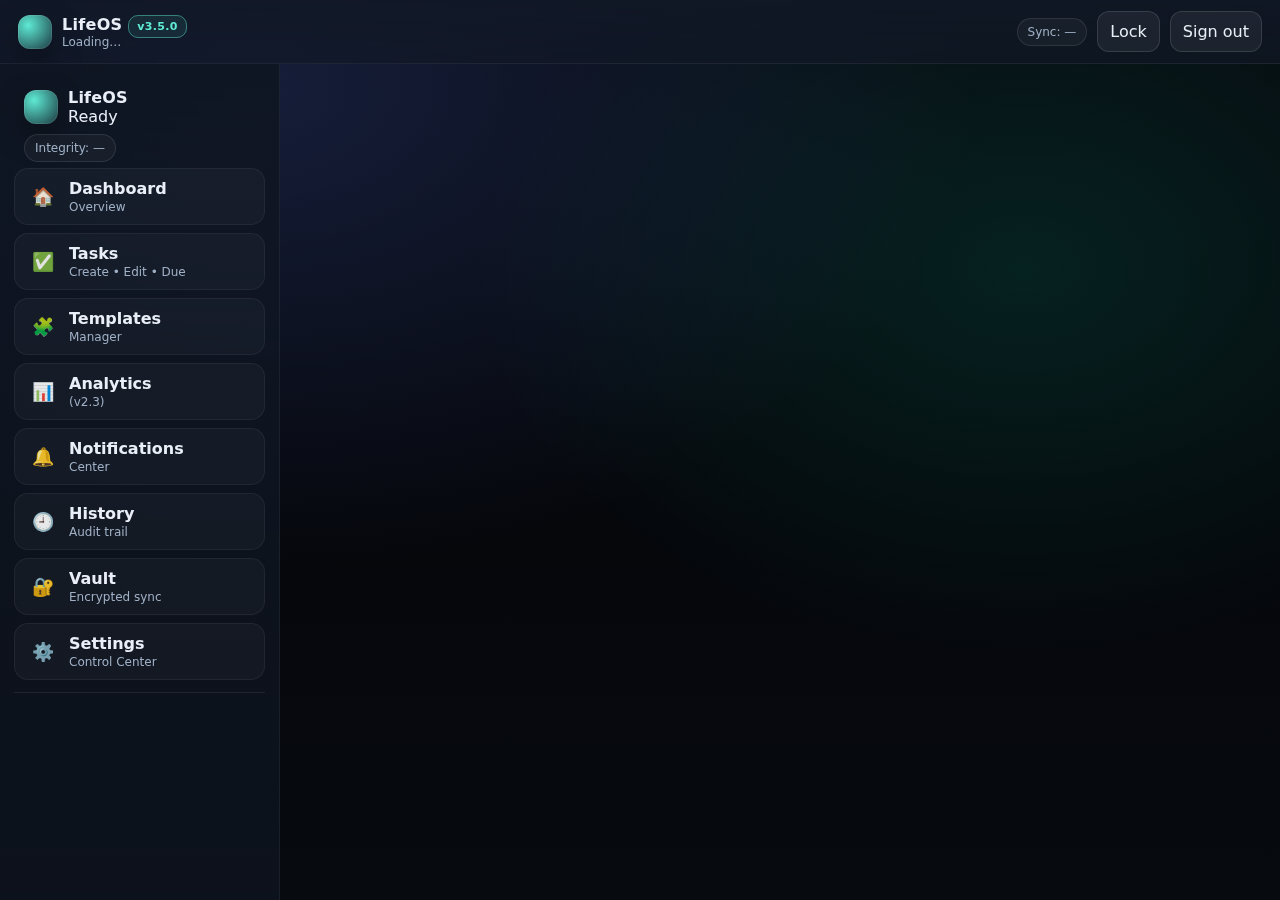
<file: index.html>
<!doctype html>
<html lang="uz">
<head>
  <meta charset="utf-8" />
  <meta name="viewport" content="width=device-width, initial-scale=1" />
  <meta name="theme-color" content="#0b0f14" />
  <title>LifeOS v3.5.0</title>
  <link rel="manifest" href="./manifest.json" />
  <link rel="stylesheet" href="./styles/app.css" />
</head>
<body class="wallpaper">
  <div class="topbar">
    <div class="brand">
      <div class="logo"></div>
      <div>
        <div class="title">LifeOS <span class="badge" id="verBadge">v3.5.0</span></div>
        <div class="sub" id="statusLine">Loading…</div>
      </div>
    </div>
    <div class="row">
      <span class="pill" id="syncPill">Sync: —</span>
      <button class="btn" id="btnLock" title="Lock">Lock</button>
      <button class="btn" id="btnSignOut" title="Sign out">Sign out</button>
    </div>
  </div>

  <div class="shell">
    <aside class="sidebar">
      <div class="sidehead">
        <div class="sidebrand">
          <div class="logo"></div>
          <div class="sidebrandText">
            <div class="title">LifeOS</div>
            <div class="sub" id="sideStatus">Ready</div>
          </div>
        </div>
        <div class="sidebadges">
          <span class="pill" id="integrityPill">Integrity: —</span>
          <span class="pill" id="restrictedPill" style="display:none">RESTRICTED</span>
        </div>
      </div>
      <div class="nav">
        <button class="navbtn" data-route="home"><span class="navicon">🏠</span><span class="navtext">Dashboard</span><span class="navmeta">Overview</span></button>
        <button class="navbtn" data-route="tasks"><span class="navicon">✅</span><span class="navtext">Tasks</span><span class="navmeta">Create • Edit • Due</span></button>
        <button class="navbtn" data-route="templates"><span class="navicon">🧩</span><span class="navtext">Templates</span><span class="navmeta">Manager</span></button>
        <button class="navbtn" data-route="analytics"><span class="navicon">📊</span><span class="navtext">Analytics</span><span class="navmeta">(v2.3)</span></button>
        <button class="navbtn" data-route="notifications"><span class="navicon">🔔</span><span class="navtext">Notifications</span><span class="navmeta">Center</span></button>
        <button class="navbtn" data-route="timeline"><span class="navicon">🕘</span><span class="navtext">History</span><span class="navmeta">Audit trail</span></button>
        <button class="navbtn" data-route="vault"><span class="navicon">🔐</span><span class="navtext">Vault</span><span class="navmeta">Encrypted sync</span></button>
        <button class="navbtn" data-route="settings"><span class="navicon">⚙️</span><span class="navtext">Settings</span><span class="navmeta">Control Center</span></button>
      </div>
      <hr />
      <div class="small">
        <div class="mono" id="buildLine"></div>
      </div>
    </aside>

    <main class="main" id="view"></main>
  </div>

  <div class="toast" id="toast"></div>

  <div class="modalback hidden" id="authModal">
    <div class="modal">
      <h2 id="authTitle">Login</h2>
      <div class="hint" id="authHint">
        Bu v2.1: bir nechta qurilmada ishlaydi. Serverga <b>faqat shifrlangan</b> ma'lumot saqlanadi.
      </div>
      <hr />
      <div class="grid">
        <div>
          <div class="small">Email</div>
          <input class="input" id="authEmail" placeholder="you@example.com" />
        </div>
        <div>
          <div class="small">Password (account)</div>
          <input class="input" id="authPass" type="password" placeholder="Account password" />
          <div class="small" style="margin-top:6px">Bu parol — Supabase account uchun. Vault key alohida.</div>
        </div>
        <div class="row">
          <button class="btn primary" id="btnLogin">Login</button>
          <button class="btn" id="btnSignup">Sign up</button>
        </div>
      </div>
      <hr />
      <div class="grid">
        <div>
          <div class="small">Vault Passphrase (Encrypt/Decrypt)</div>
          <input class="input" id="vaultPass" type="password" placeholder="Strong passphrase" />
          <div class="small" style="margin-top:6px">
            <b>Zero-knowledge</b>: bu passphrase serverga yuborilmaydi. Unutsang — data ochilmaydi.
          </div>
        </div>
        <div class="row">
          <button class="btn warn" id="btnUnlock">Unlock Vault</button>
          <button class="btn" id="btnCreateVault">Create New Vault</button>
        </div>
        <div class="small" id="vaultStateLine">Vault: —</div>
      </div>
    </div>
  </div>

  <div class="modalback hidden" id="updateModal">
    <div class="modal">
      <h2>Update available</h2>
      <div class="hint" id="updateNotes">Yangi versiya topildi.</div>
      <div class="list" id="updateChangelog" style="margin-top:10px;"></div>
      <hr />
      <div class="row">
        <button class="btn primary" id="btnApplyUpdate">Update & Reload</button>
        <button class="btn" id="btnLaterUpdate">Later</button>
      </div>
    </div>
  </div>


  <div class="modalback hidden" id="debugModal">
    <div class="modal">
      <h2>Creator Console</h2>
      <div class="hint">Recent logs (local only). Export to share or archive.</div>
      <div class="row" style="gap:8px; flex-wrap:wrap; margin-top:10px;">
        <button class="btn" id="btnExportLogs">Export logs</button>
        <button class="btn warn" id="btnClearCaches">Clear caches & reload</button>
        <button class="btn" id="btnCloseDebug">Close</button>
      </div>
      <div class="list" id="debugLogList" style="margin-top:12px; max-height:360px; overflow:auto;"></div>
    </div>
  </div>

  <script type="module" src="./src/app.js"></script>
</body>
</html>
</file>
<file: styles/app.css>
:root{
  --bg:#0b0f14; --panel:#111826; --panel2:#0f1622; --text:#e9eef7; --muted:#9fb0c6;
  --accent:#5eead4; --danger:#fb7185; --warn:#fbbf24; --ok:#34d399;
  --shadow: 0 12px 30px rgba(0,0,0,.35);
  --radius: 18px;
  --mono: ui-monospace, SFMono-Regular, Menlo, Monaco, Consolas, "Liberation Mono", "Courier New", monospace;
  --sans: ui-sans-serif, system-ui, -apple-system, Segoe UI, Roboto, Helvetica, Arial, "Apple Color Emoji","Segoe UI Emoji";
}
*{box-sizing:border-box}
html,body{height:100%}
body{
  margin:0; font-family:var(--sans); color:var(--text);
  background:var(--bg);
  background-size:cover; background-position:center; background-attachment:fixed;
  overflow:hidden;
}
a{color:inherit}
button,input,select{font:inherit}
.hidden{display:none !important}

.topbar{
  height:64px; display:flex; align-items:center; justify-content:space-between;
  padding:0 18px; border-bottom:1px solid rgba(255,255,255,.06);
  background:linear-gradient(180deg, rgba(17,24,38,.9), rgba(17,24,38,.65));
  backdrop-filter: blur(10px);
}
.brand{display:flex; gap:10px; align-items:center;}
.logo{
  width:34px; height:34px; border-radius:12px; background:radial-gradient(circle at 30% 30%, var(--accent), rgba(94,234,212,.15));
  box-shadow:0 0 0 1px rgba(255,255,255,.10) inset, var(--shadow);
}
.brand .title{font-weight:700; letter-spacing:.3px}
.brand .sub{font-size:12px; color:var(--muted); margin-top:1px}

.shell{display:grid; grid-template-columns: 280px 1fr; height:calc(100% - 64px);}
.sidebar{
  padding:14px; border-right:1px solid rgba(255,255,255,.06);
  background:linear-gradient(180deg, rgba(15,22,34,.92), rgba(15,22,34,.70));
  backdrop-filter: blur(12px);
  overflow:auto;
}
.navbtn{
  width:100%; text-align:left; padding:10px 12px; border-radius:14px;
  border:1px solid rgba(255,255,255,.06);
  background:rgba(255,255,255,.03);
  color:var(--text);
  display:flex; justify-content:space-between; align-items:center;
  cursor:pointer;
  margin-bottom:8px;
}
.navbtn:hover{background:rgba(255,255,255,.06)}
.navbtn.active{border-color:rgba(94,234,212,.45); background:rgba(94,234,212,.07)}
.navmeta{font-size:12px; color:var(--muted)}

.main{
  padding:16px; overflow:auto;
}
.grid{
  display:grid; gap:14px;
}
.grid.cols2{grid-template-columns: repeat(2, minmax(0,1fr));}
.grid.cols3{grid-template-columns: repeat(3, minmax(0,1fr));}
.cols4{grid-template-columns: repeat(4, minmax(0,1fr));}
@media (max-width: 1100px){ .shell{grid-template-columns:1fr} .sidebar{display:none} }
.card{
  border-radius:var(--radius);
  border:1px solid rgba(255,255,255,.07);
  background:rgba(17,24,38,.72);
  box-shadow: var(--shadow);
  backdrop-filter: blur(12px);
  padding:14px;
}
.card h3{margin:0 0 10px 0; font-size:14px; color:var(--muted); font-weight:650; letter-spacing:.2px}
.kpi{
  display:flex; align-items:flex-end; justify-content:space-between; gap:10px;
}
.kpi .value{font-size:28px; font-weight:800; letter-spacing:.4px}
.kpi .label{font-size:12px; color:var(--muted)}
.pill{padding:6px 10px; border-radius:999px; border:1px solid rgba(255,255,255,.10); background:rgba(255,255,255,.04); font-size:12px; color:var(--muted)}
.row{display:flex; gap:10px; align-items:center; flex-wrap:wrap}
hr{border:none; border-top:1px solid rgba(255,255,255,.08); margin:12px 0}

.input, .select{
  width:100%; padding:10px 12px; border-radius:12px; border:1px solid rgba(255,255,255,.10);
  background:rgba(0,0,0,.18); color:var(--text);
}
.input:focus, .select:focus, .btn:focus{
  outline: 2px solid rgba(94,234,212,.35);
  outline-offset: 2px;
}
.btn{
  padding:10px 12px; border-radius:12px; border:1px solid rgba(255,255,255,.12);
  background:rgba(255,255,255,.06); color:var(--text); cursor:pointer;
}
.btn.primary{border-color:rgba(94,234,212,.55); background:rgba(94,234,212,.10)}
.btn.danger{border-color:rgba(251,113,133,.55); background:rgba(251,113,133,.10)}
.btn.warn{border-color:rgba(251,191,36,.55); background:rgba(251,191,36,.10)}
.btn:disabled{opacity:.6; cursor:not-allowed}

.table{width:100%; border-collapse:collapse; font-size:13px}
.table th,.table td{padding:10px 8px; border-bottom:1px solid rgba(255,255,255,.08); vertical-align:top}
.table th{color:var(--muted); text-align:left; font-weight:650}

.tag{font-size:11px; padding:4px 8px; border-radius:999px; border:1px solid rgba(255,255,255,.10); background:rgba(255,255,255,.04); color:var(--muted)}
.badge{font-size:11px; padding:4px 8px; border-radius:10px; border:1px solid rgba(94,234,212,.45); background:rgba(94,234,212,.09); color:var(--accent)}
.toast{
  position:fixed; right:14px; bottom:14px; z-index:50; width:min(420px, calc(100% - 28px));
}
.toast .msg{
  margin-top:10px; padding:12px 12px; border-radius:14px; border:1px solid rgba(255,255,255,.10);
  background:rgba(17,24,38,.92); box-shadow:var(--shadow); backdrop-filter: blur(10px);
  display:flex; justify-content:space-between; gap:10px; align-items:flex-start;
}
.small{font-size:12px; color:var(--muted)}
.mono{font-family:var(--mono)}
.modalback{
  position:fixed; inset:0; background:rgba(0,0,0,.55); display:flex; align-items:center; justify-content:center;
  z-index:60;
}
.modal{
  width:min(560px, calc(100% - 28px));
  border-radius:18px; border:1px solid rgba(255,255,255,.12);
  background:rgba(15,22,34,.92); box-shadow: var(--shadow); padding:14px;
  backdrop-filter: blur(14px);
}
.modal h2{margin:0 0 10px 0; font-size:16px}
.modal .hint{font-size:12px; color:var(--muted)}
.smallpill{padding:2px 8px;font-size:12px;border-radius:999px;display:inline-block;margin-right:6px;}
.tagrow{margin-top:6px;}
.row.wrap{flex-wrap:wrap;gap:8px;}


/* v2.2.1 layout: wallpaper + icon sidebar */
body.wallpaper{
  background: radial-gradient(1200px 800px at 20% 10%, rgba(90,120,255,.18), transparent 60%),
              radial-gradient(1000px 700px at 80% 30%, rgba(0,255,200,.10), transparent 55%),
              linear-gradient(180deg, #070a0f, #05070b 60%, #070a0f);
  min-height: 100vh;
}
.sidebar .navbtn{
  display: grid;
  grid-template-columns: 32px 1fr;
  grid-template-rows: auto auto;
  gap: 2px 10px;
  text-align: left;
}
.sidebar .navicon{
  grid-row: 1 / span 2;
  width: 32px;
  height: 32px;
  display:flex;
  align-items:center;
  justify-content:center;
  font-size: 18px;
  opacity: .9;
}
.sidebar .navtext{
  font-weight: 700;
}
.sidebar .navmeta{
  grid-column: 2;
}
.sidehead{ padding: 10px 10px 6px; }
.sidebrand{ display:flex; gap:10px; align-items:center; }
.sidebrandText .title{ font-weight:800; letter-spacing:.2px; }
.sidebadges{ display:flex; gap:8px; flex-wrap:wrap; margin-top:8px; }
.pill.ok{ border-color: rgba(0,255,170,.35); }
.pill.bad{ border-color: rgba(255,80,120,.45); }
.filters{ display:grid; grid-template-columns: repeat(5, minmax(120px, 1fr)); gap:10px; margin-top:10px; }
.filters .field label{ display:block; font-size:12px; opacity:.75; margin-bottom:6px; }
.filters input, .filters select{ width:100%; }
@media (max-width: 900px){
  .filters{ grid-template-columns: 1fr 1fr; }
}


.list{display:flex;flex-direction:column;gap:8px;margin-top:10px}
.list .item{display:flex;align-items:flex-start;justify-content:space-between;gap:10px;padding:10px;border:1px solid rgba(255,255,255,.12);border-radius:12px;background:rgba(255,255,255,.06)}
.list .item .meta{opacity:.75;font-size:12px;margin-top:4px}
.list .item.current{outline:2px solid rgba(0,255,180,.35)}
.btn.danger{background:rgba(255,80,80,.2);border:1px solid rgba(255,80,80,.35)}
.card.danger{border:1px solid rgba(255,80,80,.25)}

/* v2.5 helpers */
.actions{ display:flex; align-items:center; gap:8px; }
button.mini{ padding:6px 10px; border-radius:10px; border:1px solid rgba(255,255,255,0.18); background: rgba(255,255,255,0.08); color: inherit; cursor:pointer; }
button.mini:hover{ background: rgba(255,255,255,0.14); }
button.mini.danger{ border-color: rgba(255,80,80,0.35); }
.pill.danger{ border-color: rgba(255,80,80,0.35); background: rgba(255,80,80,0.12); }
</file>
